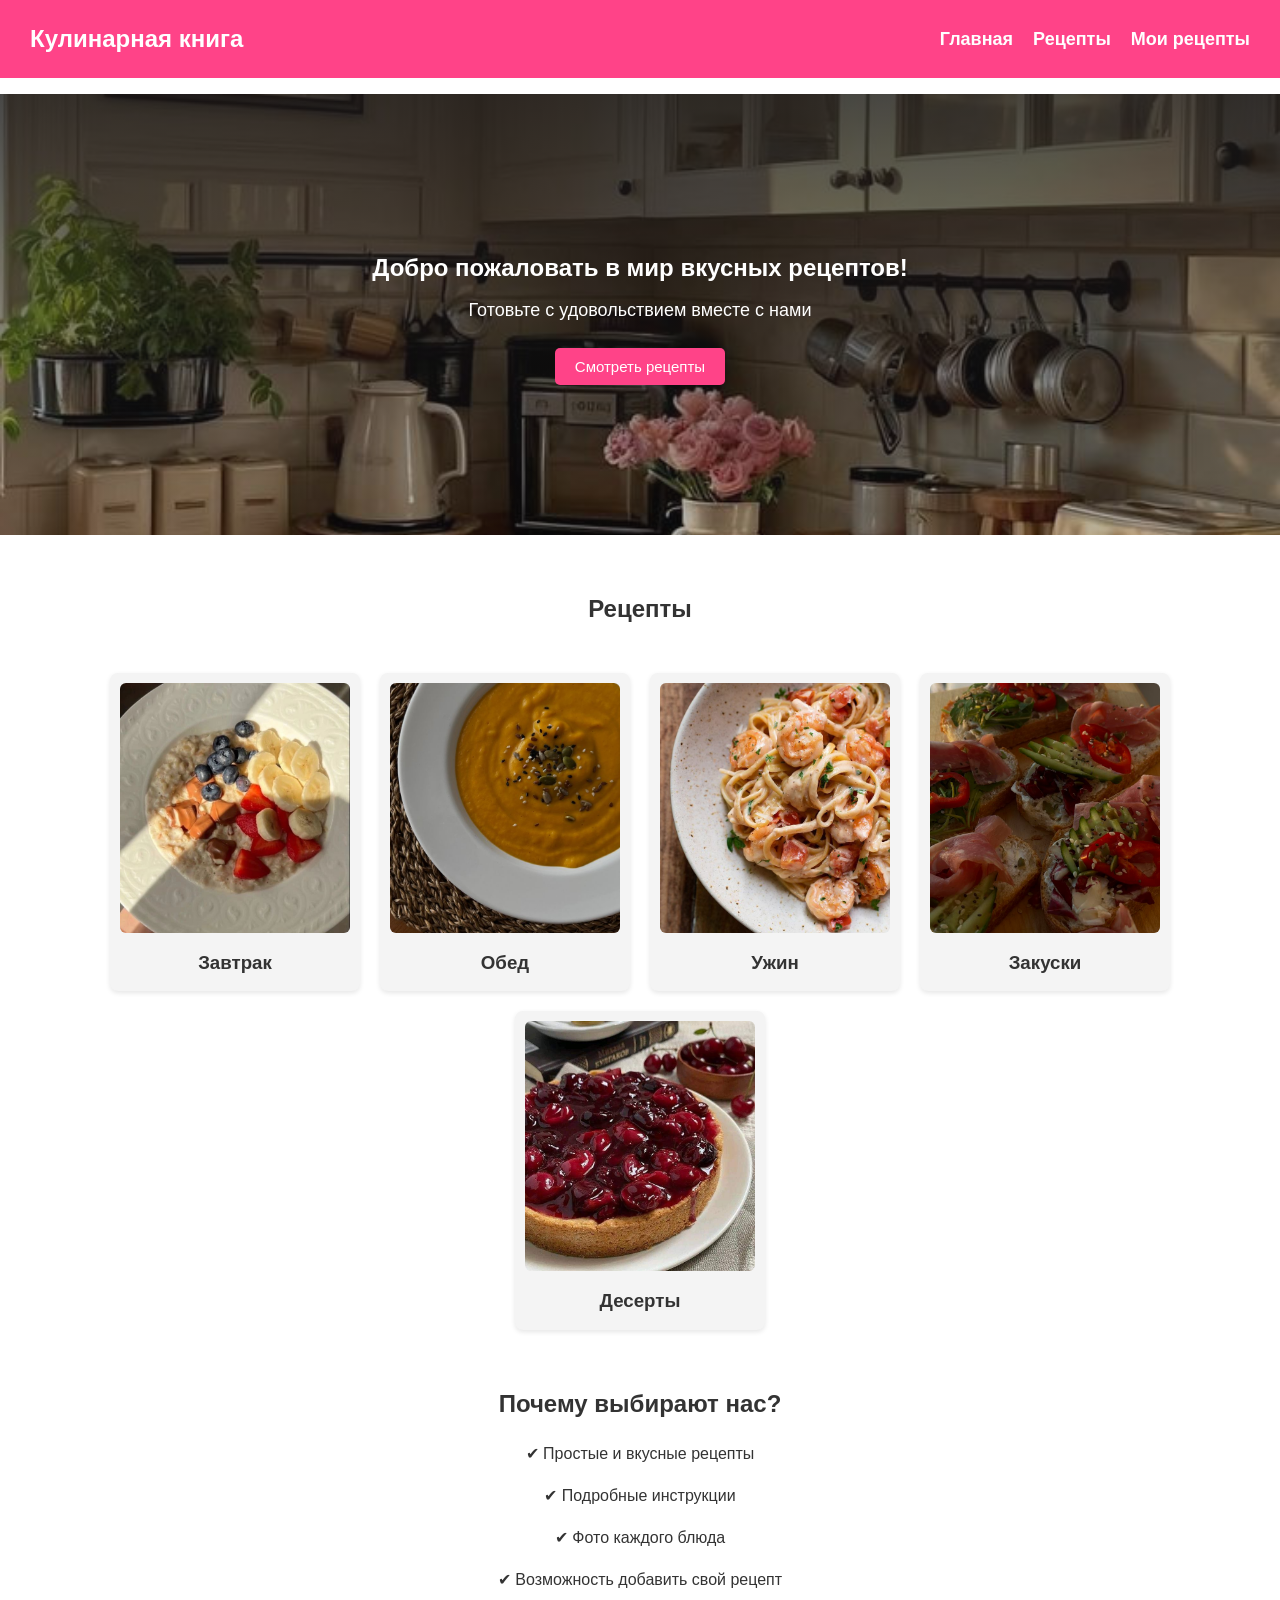
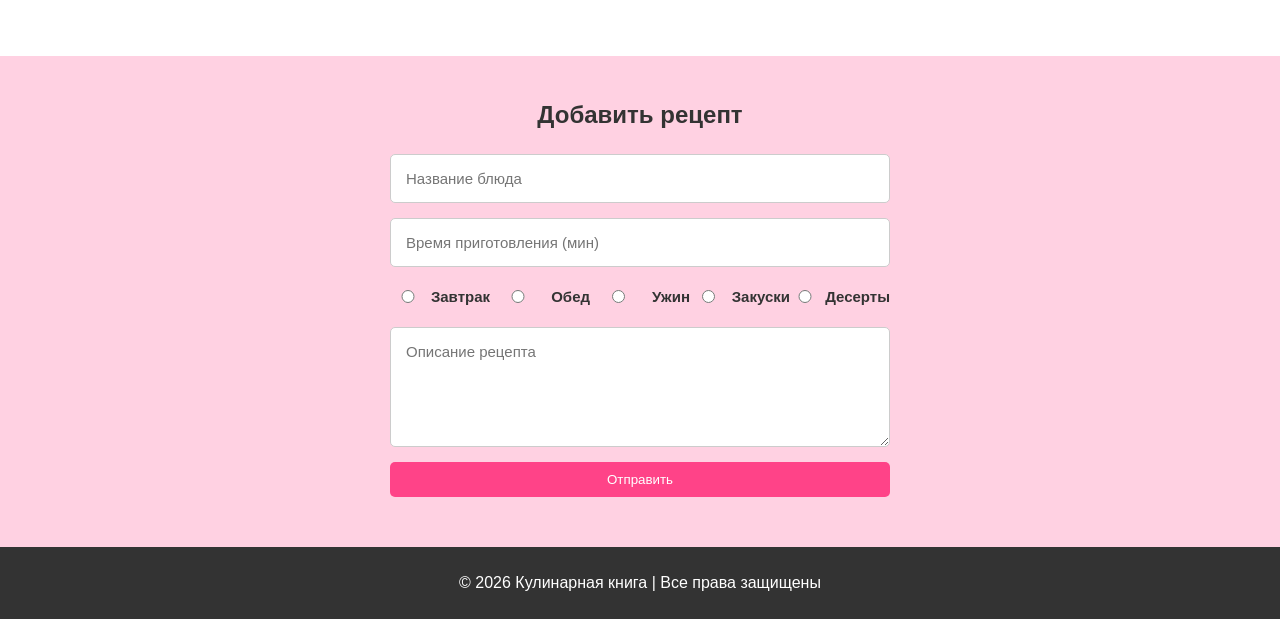
<file: index.html>
<!DOCTYPE html>
<html lang="ru">
<head>
    <meta charset="UTF-8">
    <meta name="viewport" content="width=device-width, initial-scale=1.0">
    <title>Кулинарная книга</title>
    <link rel="stylesheet" href="cookbook.css">
</head>
<body>

    <header>
        <nav class="navbar">
            <h1> Кулинарная книга</h1>
            <ul class="menu">
                <li><a href="index.html">Главная</a></li>
                <li><a href="recipes.html">Рецепты</a></li>
                <li><a href="myrecipes.html">Мои рецепты</a></li>
            </ul>
        </nav>
    </header>

    <section class="banner">
        <h1>Добро пожаловать в мир вкусных рецептов!</h1>
        <p>Готовьте с удовольствием вместе с нами</p>
        <a href="recipes.html">
            <button>Смотреть рецепты</button>
        </a>
          
    </section>

    <section class="content section1">
        <h2>Рецепты</h2>
        <div class="cards">
            <div class="card">
                <a href="recipes.html?category=breakfast">
                    <img src="images/breakfast.jpg" alt="Завтрак" class="card-img">
                    <h3>Завтрак</h3>
                </a>
            </div>
            <div class="card">
                <a href="recipes.html?category=lunch">
                    <img src="images/lunch.jpg" alt="Обед" class="card-img">
                    <h3>Обед</h3>
                </a>
            </div>
            <div class="card">
                <a href="recipes.html?category=dinner">
                    <img src="images/dinner.jpg" alt="Ужин" class="card-img">
                    <h3>Ужин</h3>
                </a>
            </div>
            <div class="card">
                <a href="recipes.html?category=snack">
                    <img src="images/snacks.jpg" alt="Закуски" class="card-img">
                    <h3>Закуски</h3>
                </a>
            </div>
            <div class="card">
                <a href="recipes.html?category=dessert">
                    <img src="images/dessert.jpg" alt="Десерты" class="card-img">
                    <h3>Десерты</h3>
                </a>
            </div>
        </div>
    </section>

    <section class="content section2">
        <h2>Почему выбирают нас?</h2>
        <ul>
            <li>✔ Простые и вкусные рецепты</li>
            <li>✔ Подробные инструкции</li>
            <li>✔ Фото каждого блюда</li>
            <li>✔ Возможность добавить свой рецепт</li>
        </ul>
    </section>

    <section class="form-section">
        <h2>Добавить рецепт</h2>
        <form id="formSection">
            <input type="text" id = "title" placeholder="Название блюда">
            <input type="number" id="time" min="0" max="250" placeholder="Время приготовления (мин)">
            <div class="recipe-type">
                <label><input type="radio" name="type" value="Завтрак"> Завтрак</label>
                <label><input type="radio" name="type" value="Обед"> Обед</label>
                <label><input type="radio" name="type" value="Ужин"> Ужин</label>
                <label><input type="radio" name="type" value="Закуски"> Закуски</label>
                <label><input type="radio" name="type" value="Десерты"> Десерты</label>
            </div>
            <textarea id = "description" placeholder="Описание рецепта"></textarea>
            <button type="submit">Отправить</button>
        </form>
    </section>

    <footer>
        <p>© 2026 Кулинарная книга | Все права защищены</p>
    </footer>

    <script src="cookbook.js"></script>

</body>
</html>
</file>
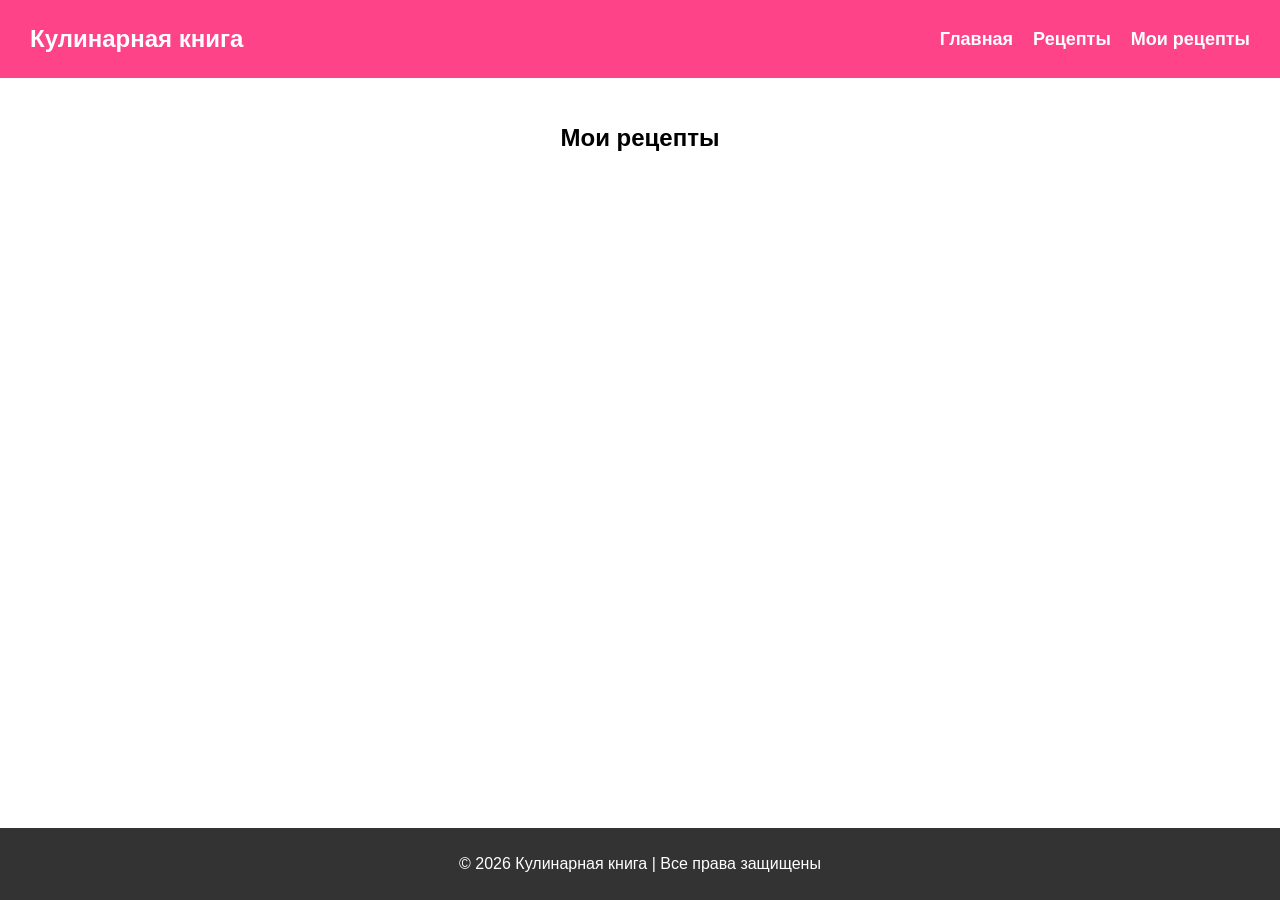
<file: myrecipes.html>
<!DOCTYPE html>
<html lang="ru">
<head>
    <meta charset="UTF-8">
    <meta name="viewport" content="width=device-width, initial-scale=1.0">
    <title>Кулинарная книга</title>
    <link rel="stylesheet" href="recipes.css">
</head>
<body>

    <header>
        <nav class="navbar">
            <h1> Кулинарная книга</h1>
            <ul class="menu">
                <li><a href="index.html">Главная</a></li>
                <li><a href="recipes.html">Рецепты</a></li>
                <li><a href="myrecipes.html">Мои рецепты</a></li>
            </ul>
        </nav>
    </header>

    <main class="content">
        <h2>Мои рецепты</h2>
        <div id="myRecipesList" class="recipe-grid"></div>
    </main>

    <footer>
        <p>© 2026 Кулинарная книга | Все права защищены</p>
    </footer>

    <script src="cookbook.js"></script>

</body>
</html>
</file>
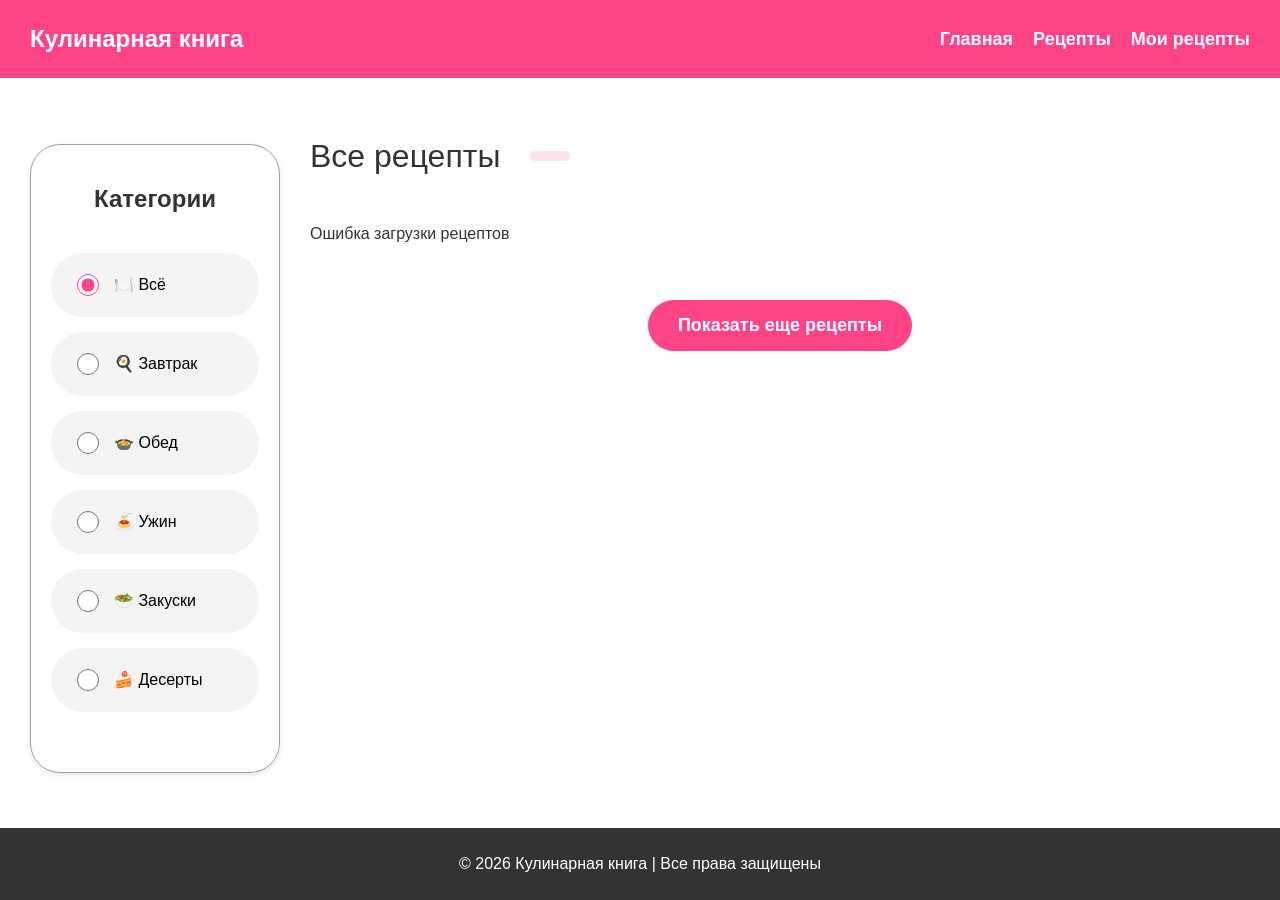
<file: recipes.html>
<!DOCTYPE html>
<html lang="ru">
<head>
    <meta charset="UTF-8">
    <meta name="viewport" content="width=device-width, initial-scale=1.0">
    <title>Рецепты</title>
    <link rel="stylesheet" href="recipes.css">
</head>
<body>
     
     <header>
        <nav class="navbar">
            <h1> Кулинарная книга</h1>
            <ul class="menu">
                <li><a href="index.html">Главная</a></li>
                <li><a href="recipes.html">Рецепты</a></li>
                <li><a href="myrecipes.html">Мои рецепты</a></li>
            </ul>
        </nav>
    </header>


    <div class="filter">
        <aside class="filter-panel">
            <div class="filter-panel-header">
                <h2>Категории</h2>
            </div>
            
            <div class="filter-group" id="recipeTypeFilter">
                <label class="filter-option">
                    <input type="radio" name="mealType" value="all" checked>
                    <span>🍽️ Всё</span>
                </label>
                <label class="filter-option">
                    <input type="radio" name="mealType" value="breakfast">
                    <span>🍳 Завтрак</span>
                </label>
                <label class="filter-option">
                    <input type="radio" name="mealType" value="lunch">
                    <span>🍲 Обед</span>
                </label>
                <label class="filter-option">
                    <input type="radio" name="mealType" value="dinner">
                    <span>🍝 Ужин</span>
                </label>
                <label class="filter-option">
                    <input type="radio" name="mealType" value="snack">
                    <span>🥗 Закуски</span>
                </label>
                <label class="filter-option">
                    <input type="radio" name="mealType" value="dessert">
                    <span>🍰 Десерты</span>
                </label>
            </div>
        </aside>
        
        <main class="recipes-content" id="recipesContent">
            <div class="content-header">
                <h1 id="recipeTitle">Все рецепты <span class="recipe-count" id="recipeCount"></span></h1>
            </div>

             <div class="recipe-grid" id="recipeGrid"> </div>
             
            <div class="load-more">
                <button class="load-more-btn" id="showMoreBtn">Показать еще рецепты</button>
            </div>
        </main>
    </div>

    <footer>
        <p>© 2026 Кулинарная книга | Все права защищены</p>
    </footer>

    <script src="recipes.js"></script>

</body>
</html>
</file>
<file: cookbook.css>
* {
    margin: 0;
    padding: 0;
    box-sizing: border-box;
    font-family: Arial;
}

html {
    height: 100%;
}

body {
    line-height: 2;
    padding-top: 94px;
    min-height: 100vh;
    display: flex;
    flex-direction: column;
}

main {
    flex: 1;
}

/* Навигация */
.navbar {
    background: #ff4388;
    color: white;
    display: flex;
    justify-content: space-between;
    align-items: center;
    padding: 15px 30px;
    position: fixed;
    top: 0;
    width: 100%;
    z-index: 1000; 
    flex-wrap: wrap;
}

.menu {
    list-style: none;
    display: flex;
}

.menu li {
    margin-left: 20px;
}

.menu a {
    color: white;
    text-decoration: none;
    font-weight: bold;
    font-size: 18px;   
}

.menu a:hover {
    text-decoration: underline;
}

/* Баннер */
.banner {
    background: 
    linear-gradient(rgba(26, 25, 25, 0.8), rgba(26, 25, 25,0.3)),
    url('images/kitchen.jpg') no-repeat center/cover;
    color: white;
    text-align: center;
    padding: 150px 20px;
}

.banner p {
    font-size: 18px;  
}

.banner button {
    margin-top: 20px;
    padding: 10px 20px;
    background: #ff4388;
    border: none;
    color: white;
    cursor: pointer;
    font-size: 15px;   
    border-radius: 5px;
    transition: all 0.2s;  
}

.banner button:hover {
    background: #fee2ed;
    color: #333;
    transform: translateY(-2px);
    box-shadow: 0 12px 22px rgba(0, 0, 0, 0.5);
}

/* Контент1 */
.content {
    text-align: center;
    color: #333;
}

.content.section1 {
    padding: 50px 20px 0px 20px;
}

.cards {
    display: flex;
    justify-content: center;
    gap: 20px;
    flex-wrap: wrap;
    margin-top: 40px;
}

.card {
    background: #f4f4f4;
    padding: 10px;
    width: 250px;
    border-radius: 8px;
    text-align: center;
    box-shadow: 0 2px 5px rgba(0,0,0,0.1);
    transition: transform 0.25s;
}

.card a {
    color: #333;
    text-decoration: none;
    font-weight: bold;
    font-size: 16px; 
}

.card-img {
    width: 100%;
    height: 250px;
    object-fit: cover; 
    border-radius: 6px;
}

.card:hover {
    
    transform: translateY(-2px);
    box-shadow: 0 12px 22px rgba(255, 67, 136, 0.3);
}

/* Контент2 */
.content.section2 {
    padding: 50px 20px 50px 20px;
}

.section2 ul {
    list-style: none;
}

.section2 li {
    margin: 10px;  
}

/* Форма */
.form-section {
    background: #ffd1e2;
    padding: 35px 20px 50px 20px;
    text-align: center;
    color: #333;
}

.form-section h2 {
    margin-bottom: 15px; 
}

form {
    max-width: 500px;
    margin: auto;
    display: flex;
    flex-direction: column;
    gap: 15px; 
}

input, textarea {
    padding: 15px;
    width: 100%;
    font-size: 15px;
    border-radius: 5px;
    border: 1px solid #ccc;
}

textarea {
    height: 120px;          
    resize: vertical;        
    overflow-y: auto;
}

.recipe-type {
    display: flex;
    justify-content: space-between; 
    width: 100%;
    accent-color: #ff4388;
}

.recipe-type label {
    display: flex;
    align-items: center;
    justify-content: center; 
    flex: 1;                
    gap: 5px;
    font-size: 15px;
    cursor: pointer;
    font-weight: bold;
}

button[type="submit"] {
    background: #ff4388;
    color: white;
    border: none;
    padding: 10px;
    border-radius: 5px;
    cursor: pointer;
    transition: all 0.2s;
}

button[type="submit"]:hover {
    background: #333;
    color: #fee2ed;
    transform: translateY(-2px);
    box-shadow: 0 12px 22px rgba(0, 0, 0, 0.25);
}

/* Подвал */
footer {
    background: #333;
    color: white;
    text-align: center;
    padding: 20px;
}
</file>
<file: recipes.css>
* {
    margin: 0;
    padding: 0;
    box-sizing: border-box;
    font-family: Arial;
}

html {
    height: 100%;
}

body {
    line-height: 2;
    padding-top: 94px;
    min-height: 100vh;
    display: flex;
    flex-direction: column;
}

main {
    flex: 1;
}

/* Навигация */
.navbar {
    background: #ff4388;
    color: white;
    display: flex;
    justify-content: space-between;
    align-items: center;
    padding: 15px 30px;
    position: fixed;
    top: 0;
    width: 100%;
    z-index: 1000; 
    flex-wrap: wrap;
}

.menu {
    list-style: none;
    display: flex;
}

.menu li {
    margin-left: 20px;
}

.menu a {
    color: white;
    text-decoration: none;
    font-weight: bold;
    font-size: 18px;   
}

.menu a:hover {
    text-decoration: underline;
}

/* Основной макет */
.filter {
    max-width: 1400px;
    width: 100%;
    margin: 30px auto;
    padding: 0 30px;
    display: flex;
    flex: 1;
}

/* Категории */
.filter-panel {
    width: 250px;
    border-radius: 30px;
    padding: 30px 20px;
    box-shadow: 0 2px 5px rgba(0,0,0,0.1);
    border: 1px solid #9f9f9f;
    height: fit-content;
    position: sticky;
    top: 90px;
    margin-top: 20px;
}

.filter-panel h2 {
    color: #333;
    margin-bottom: 30px;
    text-align: center;     
}

/* Группа радио-кнопок */
.filter-group {
    display: flex;
    flex-direction: column;
    gap: 15px;
    margin-bottom: 30px;
}

.filter-option {
    display: flex;
    align-items: center;
    padding: 15px 25px;
    background: #f4f4f4;
    border-radius: 60px;
    cursor: pointer;
    transition: all 0.2s;
    border: 1px solid transparent;
}

.filter-option:hover {
    border-color: #9f9f9f;
}

.filter-option input[type="radio"] {
    width: 22px;
    height: 22px;
    margin-right: 15px;
    cursor: pointer;
    accent-color: #ff4388;
}

/* Основной контент */
.recipes-content {
    flex: 1;
    margin-left: 30px;
    color: #333;
}

.content-header {
    display: flex;
    align-items: center;
    justify-content: space-between;
    margin-bottom: 30px;
    flex-wrap: wrap;
}

.content-header h1 {
    font-weight: 500;
    display: flex;
    align-items: center;
    gap: 30px;
}

.recipe-count {
    font-size: 16px;
    background: #fee2ed;
    padding: 5px 20px;
    border-radius: 40px;
}

/* Сетка рецептов */
.recipe-grid {
    display: grid;
    grid-template-columns: repeat(auto-fill, minmax(250px, 1fr));
    gap: 20px;
    margin-bottom: 50px;
}

.recipe-card {
    background: #f4f4f4;
    border-radius: 8px;
    overflow: hidden;
    box-shadow: 0 2px 5px rgba(0,0,0,0.1);
    padding: 10px;
    transition: transform 0.25s;
}

.recipe-card:hover {
    transform: translateY(-2px);
    box-shadow: 0 12px 22px rgba(255, 67, 136, 0.3);
}

.recipe-card img {
    width: 100%;
    height: 180px;
    object-fit: cover;
    border-radius: 6px;
}

.recipe-card h3 {
    font-size: 18px;
    margin: 0px 10px;
    color: #333;
}

.recipe-card p {
    font-size: 14px;
    margin: 0 10px;
    color: #666;
}

/* Кнопка загрузки */
.load-more {
    text-align: center;
    margin: 30px;
}

.load-more-btn {
    background: #ff4388;
    border: 2px;
    padding: 15px 30px;
    border-radius: 60px;
    font-size: 18px;
    font-weight: 600;
    color: white;
    cursor: pointer;
    transition: 0.25s;
}

.load-more-btn:hover {
    background: #333;
    color: white;
    transform: translateY(-2px);
    box-shadow: 0 12px 22px rgba(0, 0, 0, 0.25);
}

/* Подвал */
footer {
    background: #333;
    color: white;
    text-align: center;
    padding: 20px;
}

/* Мои рецепты */
.content h2 {
    text-align: center;
    padding: 20px;
}

.card-buttons {
    display: flex;
    justify-content: space-between;
    margin: 10px;
}

.card-buttons button {
    background: #ff4388;
    color: white;
    border: none;
    padding: 6px 10px;
    border-radius: 6px;
    cursor: pointer;
    transition: 0.2s;
}

.card-buttons button:hover {
    background: #e73370;
}

.content {
    margin: 0px 50px;
}
</file>
